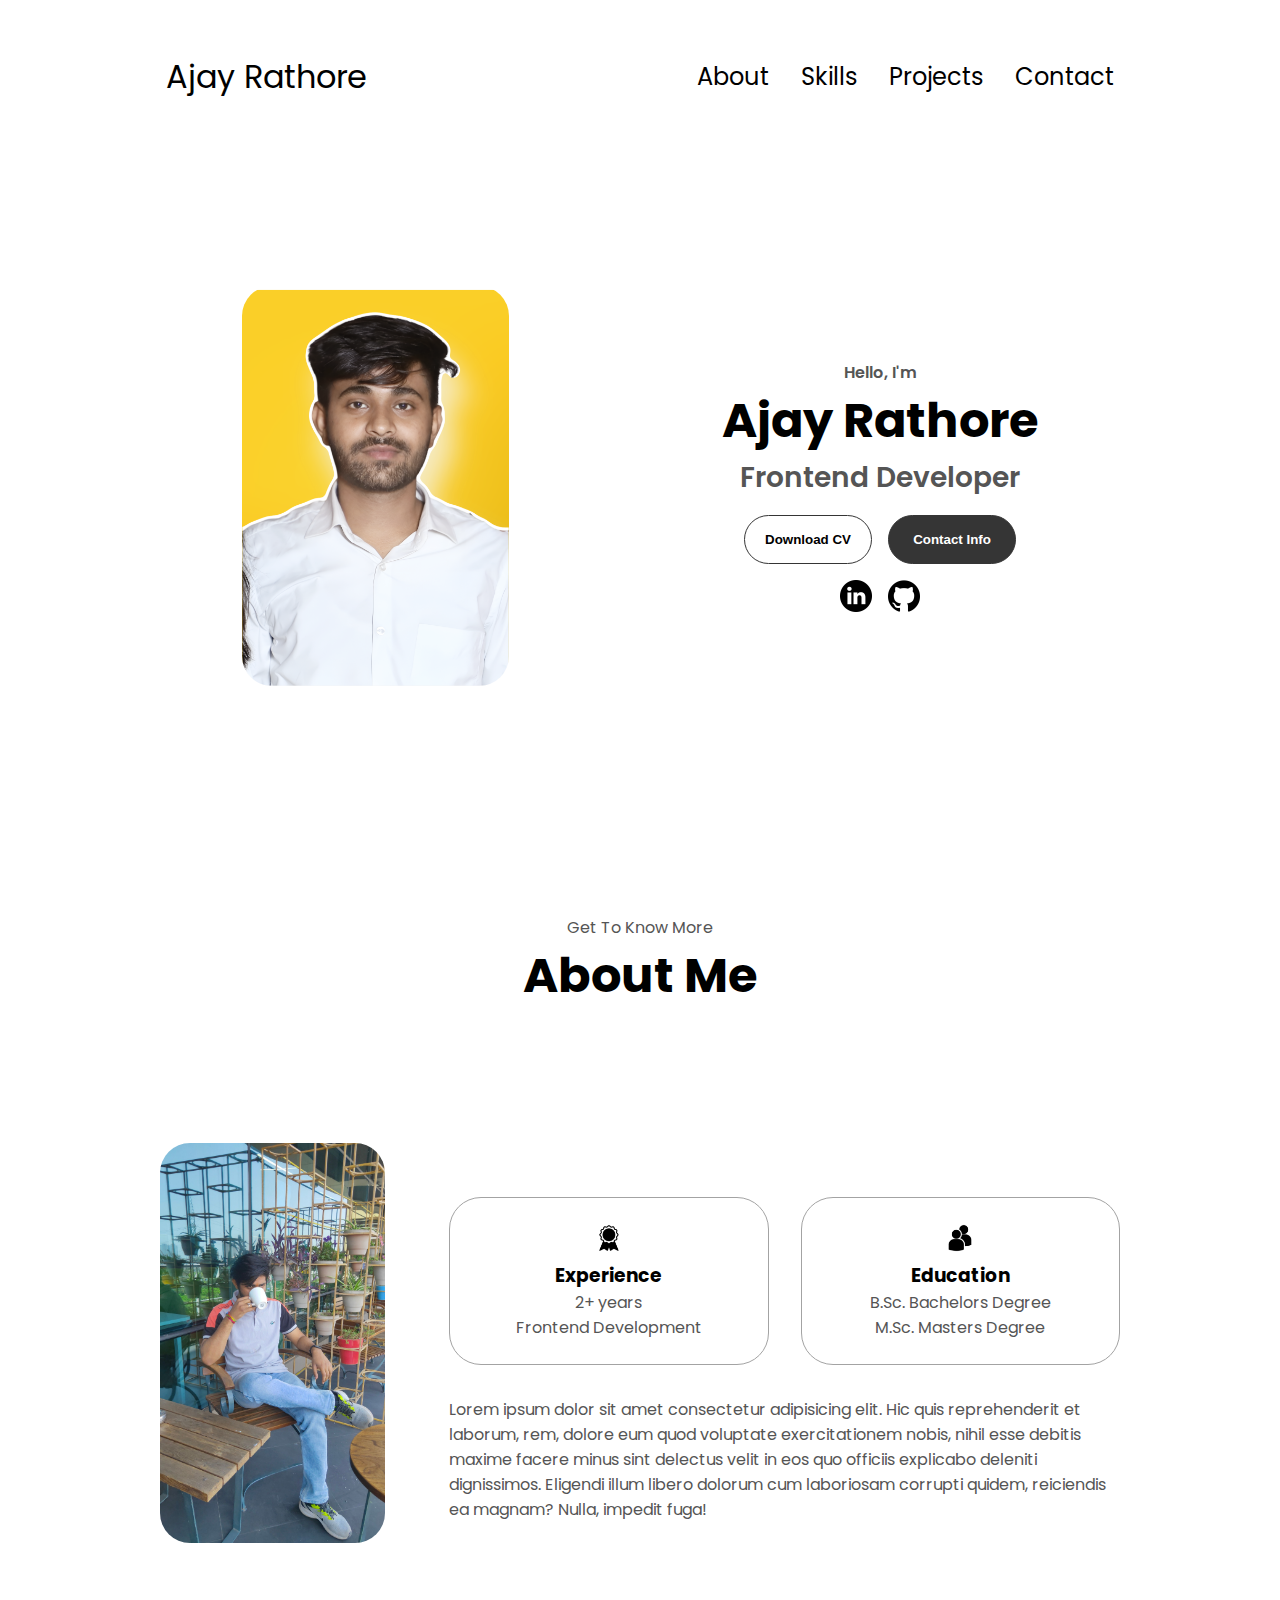
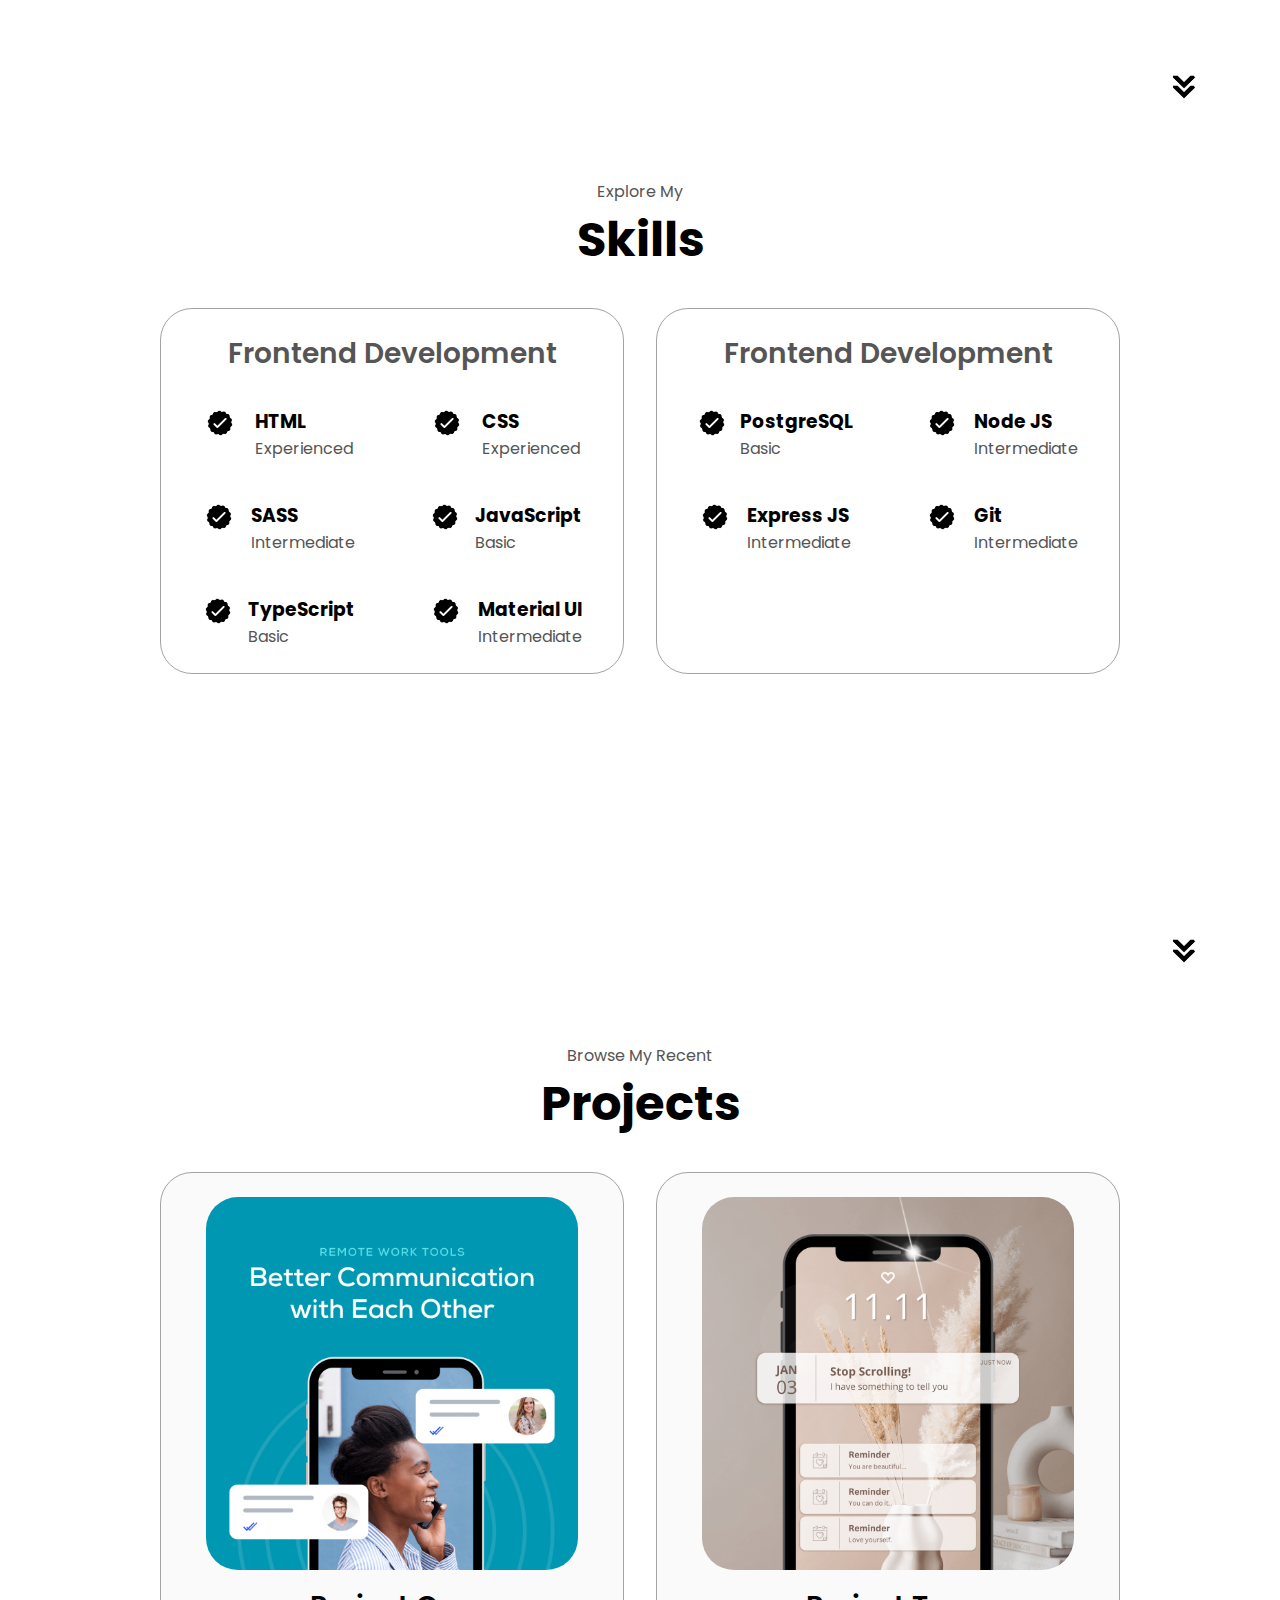
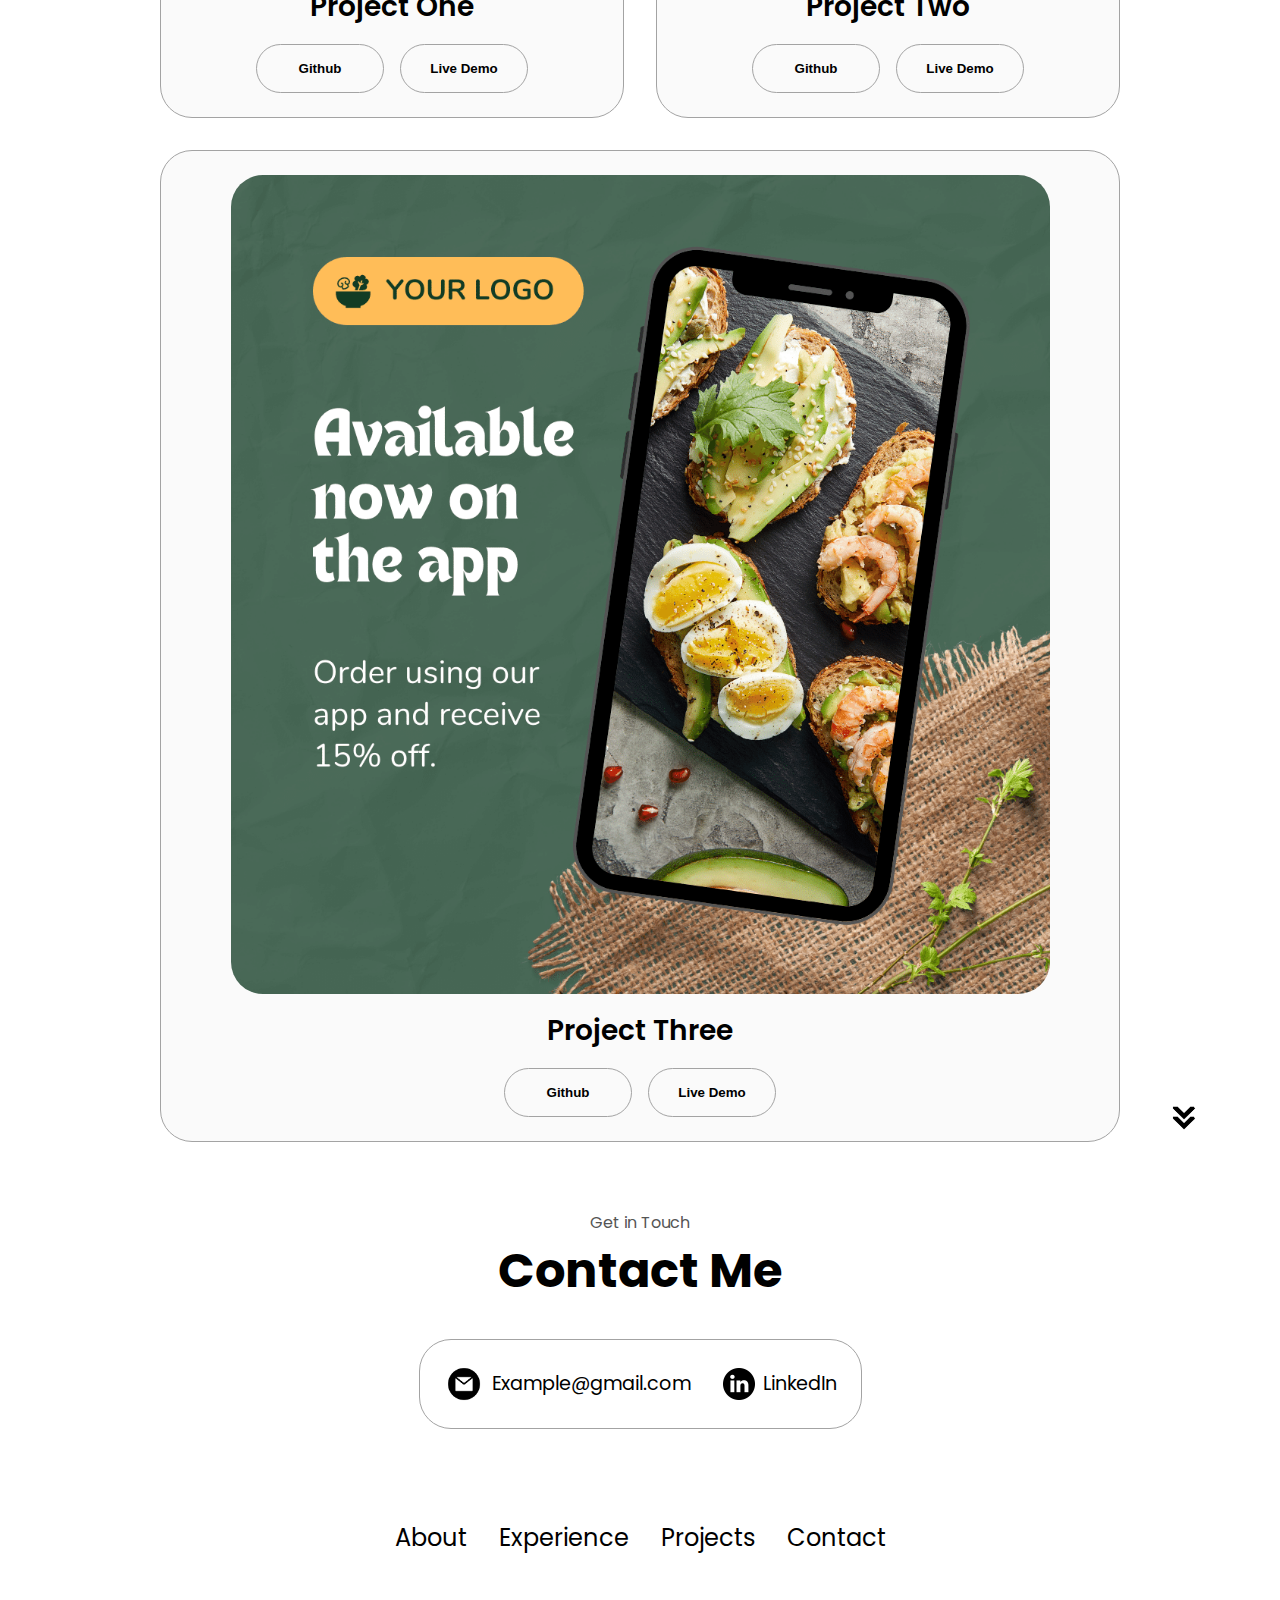
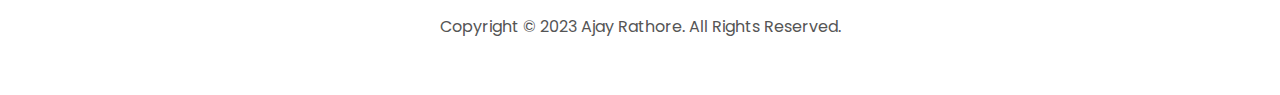
<file: index.html>
<!DOCTYPE html>
<html lang="en">
  <head>
    <meta charset="UTF-8" />
    <meta http-equiv="X-UA-Compatible" content="IE=edge" />
    <meta name="viewport" content="width=device-width, initial-scale=1.0" />
    <title>My Portfolio</title>
    <link rel="stylesheet" href="style.css" />
    <link rel="stylesheet" href="mediaqueries.css" />
  </head>
  <body>
    <nav id="desktop-nav">
      <div class="logo">Ajay Rathore</div>
      <div>
        <ul class="nav-links">
          <li><a href="#about">About</a></li>
          <li><a href="#experience">Skills</a></li>
          <li><a href="#projects">Projects</a></li>
          <li><a href="#contact">Contact</a></li>
        </ul>
      </div>
    </nav>
    <nav id="hamburger-nav">
      <div class="logo">Ajay Rathore</div>
      <div class="hamburger-menu">
        <div class="hamburger-icon" onclick="toggleMenu()">
          <span></span>
          <span></span>
          <span></span>
        </div>
        <div class="menu-links">
          <li><a href="#about" onclick="toggleMenu()">About</a></li>
          <li><a href="#experience" onclick="toggleMenu()">Skills</a></li>
          <li><a href="#projects" onclick="toggleMenu()">Projects</a></li>
          <li><a href="#contact" onclick="toggleMenu()">Contact</a></li>
        </div>
      </div>
    </nav>
    <section id="profile">
      <div class="section__pic-container">
        <img src="./assets/ajay.png" alt="Ajay Rathore profile picture" />
      </div>
      <div class="section__text">
        <p class="section__text__p1">Hello, I'm</p>
        <h1 class="title">Ajay Rathore</h1>
        <p class="section__text__p2">Frontend Developer</p>
        <div class="btn-container">
          <button
            class="btn btn-color-2"
            onclick="window.open('./assets/resume-example.pdf')"
          >
            Download CV
          </button>
          <button class="btn btn-color-1" onclick="location.href='./#contact'">
            Contact Info
          </button>
        </div>
        <div id="socials-container">
          <img
            src="./assets/linkedin.png"
            alt="My LinkedIn profile"
            class="icon"
            onclick="location.href='https://linkedin.com/'"
          />
          <img
            src="./assets/github.png"
            alt="My Github profile"
            class="icon"
            onclick="location.href='https://github.com/'"
          />
        </div>
      </div>
    </section>
    <section id="about">
      <p class="section__text__p1">Get To Know More</p>
      <h1 class="title">About Me</h1>
      <div class="section-container">
        <div class="section__pic-container">
          <img
            src="./assets/ajay-normal.jpg"
            alt="Profile picture"
            class="about-pic"
          />
        </div>
        <div class="about-details-container">
          <div class="about-containers">
            <div class="details-container">
              <img
                src="./assets/experience.png"
                alt="Experience icon"
                class="icon"
              />
              <h3>Experience</h3>
              <p>2+ years <br />Frontend Development</p>
            </div>
            <div class="details-container">
              <img
                src="./assets/education.png"
                alt="Education icon"
                class="icon"
              />
              <h3>Education</h3>
              <p>B.Sc. Bachelors Degree<br />M.Sc. Masters Degree</p>
            </div>
          </div>
          <div class="text-container">
            <p>
              Lorem ipsum dolor sit amet consectetur adipisicing elit. Hic quis
              reprehenderit et laborum, rem, dolore eum quod voluptate
              exercitationem nobis, nihil esse debitis maxime facere minus sint
              delectus velit in eos quo officiis explicabo deleniti dignissimos.
              Eligendi illum libero dolorum cum laboriosam corrupti quidem,
              reiciendis ea magnam? Nulla, impedit fuga!
            </p>
          </div>
        </div>
      </div>
      <img
        src="./assets/arrow.png"
        alt="Arrow icon"
        class="icon arrow"
        onclick="location.href='./#experience'"
      />
    </section>
    <section id="experience">
      <p class="section__text__p1">Explore My</p>
      <h1 class="title">Skills</h1>
      <div class="experience-details-container">
        <div class="about-containers">
          <div class="details-container">
            <h2 class="experience-sub-title">Frontend Development</h2>
            <div class="article-container">
              <article>
                <img
                  src="./assets/checkmark.png"
                  alt="Experience icon"
                  class="icon"
                />
                <div>
                  <h3>HTML</h3>
                  <p>Experienced</p>
                </div>
              </article>
              <article>
                <img
                  src="./assets/checkmark.png"
                  alt="Experience icon"
                  class="icon"
                />
                <div>
                  <h3>CSS</h3>
                  <p>Experienced</p>
                </div>
              </article>
              <article>
                <img
                  src="./assets/checkmark.png"
                  alt="Experience icon"
                  class="icon"
                />
                <div>
                  <h3>SASS</h3>
                  <p>Intermediate</p>
                </div>
              </article>
              <article>
                <img
                  src="./assets/checkmark.png"
                  alt="Experience icon"
                  class="icon"
                />
                <div>
                  <h3>JavaScript</h3>
                  <p>Basic</p>
                </div>
              </article>
              <article>
                <img
                  src="./assets/checkmark.png"
                  alt="Experience icon"
                  class="icon"
                />
                <div>
                  <h3>TypeScript</h3>
                  <p>Basic</p>
                </div>
              </article>
              <article>
                <img
                  src="./assets/checkmark.png"
                  alt="Experience icon"
                  class="icon"
                />
                <div>
                  <h3>Material UI</h3>
                  <p>Intermediate</p>
                </div>
              </article>
            </div>
          </div>
          <div class="details-container">
            <h2 class="experience-sub-title">Frontend Development</h2>
            <div class="article-container">
              <article>
                <img
                  src="./assets/checkmark.png"
                  alt="Experience icon"
                  class="icon"
                />
                <div>
                  <h3>PostgreSQL</h3>
                  <p>Basic</p>
                </div>
              </article>
              <article>
                <img
                  src="./assets/checkmark.png"
                  alt="Experience icon"
                  class="icon"
                />
                <div>
                  <h3>Node JS</h3>
                  <p>Intermediate</p>
                </div>
              </article>
              <article>
                <img
                  src="./assets/checkmark.png"
                  alt="Experience icon"
                  class="icon"
                />
                <div>
                  <h3>Express JS</h3>
                  <p>Intermediate</p>
                </div>
              </article>
              <article>
                <img
                  src="./assets/checkmark.png"
                  alt="Experience icon"
                  class="icon"
                />
                <div>
                  <h3>Git</h3>
                  <p>Intermediate</p>
                </div>
              </article>
            </div>
          </div>
        </div>
      </div>
      <img
        src="./assets/arrow.png"
        alt="Arrow icon"
        class="icon arrow"
        onclick="location.href='./#projects'"
      />
    </section>
    <section id="projects">
      <p class="section__text__p1">Browse My Recent</p>
      <h1 class="title">Projects</h1>
      <div class="experience-details-container">
        <div class="about-containers">
          <div class="details-container color-container">
            <div class="article-container">
              <img
                src="./assets/project-1.png"
                alt="Project 1"
                class="project-img"
              />
            </div>
            <h2 class="experience-sub-title project-title">Project One</h2>
            <div class="btn-container">
              <button
                class="btn btn-color-2 project-btn"
                onclick="location.href='https://github.com/'"
              >
                Github
              </button>
              <button
                class="btn btn-color-2 project-btn"
                onclick="location.href='https://github.com/'"
              >
                Live Demo
              </button>
            </div>
          </div>
          <div class="details-container color-container">
            <div class="article-container">
              <img
                src="./assets/project-2.png"
                alt="Project 2"
                class="project-img"
              />
            </div>
            <h2 class="experience-sub-title project-title">Project Two</h2>
            <div class="btn-container">
              <button
                class="btn btn-color-2 project-btn"
                onclick="location.href='https://github.com/'"
              >
                Github
              </button>
              <button
                class="btn btn-color-2 project-btn"
                onclick="location.href='https://github.com/'"
              >
                Live Demo
              </button>
            </div>
          </div>
          <div class="details-container color-container">
            <div class="article-container">
              <img
                src="./assets/project-3.png"
                alt="Project 3"
                class="project-img"
              />
            </div>
            <h2 class="experience-sub-title project-title">Project Three</h2>
            <div class="btn-container">
              <button
                class="btn btn-color-2 project-btn"
                onclick="location.href='https://github.com/'"
              >
                Github
              </button>
              <button
                class="btn btn-color-2 project-btn"
                onclick="location.href='https://github.com/'"
              >
                Live Demo
              </button>
            </div>
          </div>
        </div>
      </div>
      <img
        src="./assets/arrow.png"
        alt="Arrow icon"
        class="icon arrow"
        onclick="location.href='./#contact'"
      />
    </section>
    <section id="contact">
      <p class="section__text__p1">Get in Touch</p>
      <h1 class="title">Contact Me</h1>
      <div class="contact-info-upper-container">
        <div class="contact-info-container">
          <img
            src="./assets/email.png"
            alt="Email icon"
            class="icon contact-icon email-icon"
          />
          <p><a href="mailto:examplemail@gmail.com">Example@gmail.com</a></p>
        </div>
        <div class="contact-info-container">
          <img
            src="./assets/linkedin.png"
            alt="LinkedIn icon"
            class="icon contact-icon"
          />
          <p><a href="https://www.linkedin.com">LinkedIn</a></p>
        </div>
      </div>
    </section>
    <footer>
      <nav>
        <div class="nav-links-container">
          <ul class="nav-links">
            <li><a href="#about">About</a></li>
            <li><a href="#experience">Experience</a></li>
            <li><a href="#projects">Projects</a></li>
            <li><a href="#contact">Contact</a></li>
          </ul>
        </div>
      </nav>
      <p>Copyright &#169; 2023 Ajay Rathore. All Rights Reserved.</p>
    </footer>
    <script src="script.js"></script>
  </body>
</html>
</file>
<file: style.css>
/* GENERAL */

@import url("https://fonts.googleapis.com/css2?family=Poppins:wght@300;400;500;600&display=swap");

* {
  margin: 0;
  padding: 0;
}

body {
  font-family: "Poppins", sans-serif;
}

html {
  scroll-behavior: smooth;
}

p {
  color: rgb(85, 85, 85);
}

/* TRANSITION */

a,
.btn {
  transition: all 300ms ease;
}

/* DESKTOP NAV */

nav,
.nav-links {
  display: flex;
}

nav {
  justify-content: space-around;
  align-items: center;
  height: 17vh;
}

.nav-links {
  gap: 2rem;
  list-style: none;
  font-size: 1.5rem;
}

a {
  color: black;
  text-decoration: none;
  text-decoration-color: white;
}

a:hover {
  color: grey;
  text-decoration: underline;
  text-underline-offset: 1rem;
  text-decoration-color: rgb(181, 181, 181);
}

.logo {
  font-size: 2rem;
}

.logo:hover {
  cursor: default;
}

/* HAMBURGER MENU */

#hamburger-nav {
  display: none;
}

.hamburger-menu {
  position: relative;
  display: inline-block;
}

.hamburger-icon {
  display: flex;
  flex-direction: column;
  justify-content: space-between;
  height: 24px;
  width: 30px;
  cursor: pointer;
}

.hamburger-icon span {
  width: 100%;
  height: 2px;
  background-color: black;
  transition: all 0.3 ease-in-out;
}

.menu-links {
  position: absolute;
  top: 100%;
  right: 0;
  background-color: white;
  width: fit-content;
  max-height: 0;
  overflow: hidden;
  transition: all 0.3 ease-in-out;
}

.menu-links a {
  display: block;
  padding: 10px;
  text-align: center;
  font-size: 1.5rem;
  color: black;
  text-decoration: none;
  transition: all 0.3 ease-in-out;
}

.menu-links li {
  list-style: none;
}

.menu-links.open {
  max-height: 300px;
}

.hamburger-icon.open span:first-child {
  transform: rotate(45deg) translate(10px, 5px);
}

.hamburger-icon.open span:nth-child(2) {
  opacity: 0;
}

.hamburger-icon.open span:last-child {
  transform: rotate(-45deg) translate(10px, -5px);
}

.hamburger-icon span:first-child {
  transform: none;
}

.hamburger-icon span:first-child {
  opacity: 1;
}

.hamburger-icon span:first-child {
  transform: none;
}

/* SECTIONS */

section {
  padding-top: 4vh;
  height: 96vh;
  margin: 0 10rem;
  box-sizing: border-box;
  min-height: fit-content;
}

.section-container {
  display: flex;
}

/* PROFILE SECTION */

#profile {
  display: flex;
  justify-content: center;
  gap: 5rem;
  height: 80vh;
}

.section__pic-container {
  display: flex;
  height: 400px;
  width: 400px;
  margin: auto 0;
  
}

.section__pic-container img{
  border-radius: 30px;
}
  

.section__text {
  align-self: center;
  text-align: center;
}

.section__text p {
  font-weight: 600;
}

.section__text__p1 {
  text-align: center;
}

.section__text__p2 {
  font-size: 1.75rem;
  margin-bottom: 1rem;
}

.title {
  font-size: 3rem;
  text-align: center;
}

#socials-container {
  display: flex;
  justify-content: center;
  margin-top: 1rem;
  gap: 1rem;
}

/* ICONS */

.icon {
  cursor: pointer;
  height: 2rem;
}

/* BUTTONS */

.btn-container {
  display: flex;
  justify-content: center;
  gap: 1rem;
}

.btn {
  font-weight: 600;
  transition: all 300ms ease;
  padding: 1rem;
  width: 8rem;
  border-radius: 2rem;
}

.btn-color-1,
.btn-color-2 {
  border: rgb(53, 53, 53) 0.1rem solid;
}

.btn-color-1:hover,
.btn-color-2:hover {
  cursor: pointer;
}

.btn-color-1,
.btn-color-2:hover {
  background: rgb(53, 53, 53);
  color: white;
}

.btn-color-1:hover {
  background: rgb(0, 0, 0);
}

.btn-color-2 {
  background: none;
}

.btn-color-2:hover {
  border: rgb(255, 255, 255) 0.1rem solid;
}

.btn-container {
  gap: 1rem;
}

/* ABOUT SECTION */

#about {
  position: relative;
}

.about-containers {
  gap: 2rem;
  margin-bottom: 2rem;
  margin-top: 2rem;
}

.about-details-container {
  justify-content: center;
  flex-direction: column;
}

.about-containers,
.about-details-container {
  display: flex;
}

.about-pic {
  border-radius: 1rem;
  
}

.arrow {
  position: absolute;
  right: -5rem;
  bottom: 2.5rem;
}

.details-container {
  padding: 1.5rem;
  flex: 1;
  background: white;
  border-radius: 2rem;
  border: rgb(53, 53, 53) 0.1rem solid;
  border-color: rgb(163, 163, 163);
  text-align: center;
}

.section-container {
  gap: 4rem;
  height: 80%;
}

.section__pic-container {
  height: 400px;
  width: 400px;
  margin: auto 0;
}

/* EXPERIENCE SECTION */

#experience {
  position: relative;
}

.experience-sub-title {
  color: rgb(85, 85, 85);
  font-weight: 600;
  font-size: 1.75rem;
  margin-bottom: 2rem;
}

.experience-details-container {
  display: flex;
  justify-content: center;
  flex-direction: column;
}

.article-container {
  display: flex;
  text-align: initial;
  flex-wrap: wrap;
  flex-direction: row;
  gap: 2.5rem;
  justify-content: space-around;
}

article {
  display: flex;
  width: 10rem;
  justify-content: space-around;
  gap: 0.5rem;
}

article .icon {
  cursor: default;
}

/* PROJECTS SECTION */

#projects {
  position: relative;
}

.color-container {
  border-color: rgb(163, 163, 163);
  background: rgb(250, 250, 250);
}

.project-img {
  border-radius: 2rem;
  width: 90%;
  height: 90%;
}

.project-title {
  margin: 1rem;
  color: black;
}

.project-btn {
  color: black;
  border-color: rgb(163, 163, 163);
}

/* CONTACT */

#contact {
  display: flex;
  justify-content: center;
  flex-direction: column;
  height: 70vh;
}

.contact-info-upper-container {
  display: flex;
  justify-content: center;
  border-radius: 2rem;
  border: rgb(53, 53, 53) 0.1rem solid;
  border-color: rgb(163, 163, 163);
  background: (250, 250, 250);
  margin: 2rem auto;
  padding: 0.5rem;
}

.contact-info-container {
  display: flex;
  align-items: center;
  justify-content: center;
  gap: 0.5rem;
  margin: 1rem;
}

.contact-info-container p {
  font-size: larger;
}

.contact-icon {
  cursor: default;
}

.email-icon {
  height: 2.5rem;
}

/* FOOTER SECTION */

footer {
  height: 26vh;
  margin: 0 1rem;
}

footer p {
  text-align: center;
}
</file>
<file: mediaqueries.css>
@media screen and (max-width: 1400px) {
  #profile {
    height: 70vh;
    margin-bottom: 6rem;
  }
  .about-containers {
    flex-wrap: wrap;
  }
  #contact,
  #projects {
    height: fit-content;
  }
}

@media screen and (max-width: 1000px) {
  #desktop-nav {
    display: none;
  }
  #hamburger-nav {
    display: flex;
  }
  #experience,
  .experience-details-container {
    margin-top: 2rem;
  }
  #profile,
  .section-container {
    display: block;
  }
  .arrow {
    display: none;
  }
  section,
  .section-container {
    height: fit-content;
  }
  section {
    margin: 0 5%;
  }
  .section__pic-container {
    display: flex;
    width: 275px;
    height: 275px;
    margin: 0 auto 2rem;
    
    justify-content: space-around;
    /* border: 25px; */
   
  }

  .section__pic-container img{
    width: 90%;
  }

  
  .about-containers {
    margin-top: 0;
  }
}

@media screen and (max-width: 600px) {
  #contact,
  footer {
    height: 40vh;
  }
  #profile {
    height: 73vh;
    margin-bottom: 0;
  }
  article {
    font-size: 1rem;
  }
  footer nav {
    height: fit-content;
    margin-bottom: 2rem;
  }
  .about-containers,
  .contact-info-upper-container,
  .btn-container {
    flex-wrap: wrap;
  }
  .contact-info-container {
    margin: 0;
  }
  .contact-info-container p,
  .nav-links li a {
    font-size: 1rem;
  }
  .experience-sub-title {
    font-size: 1.25rem;
  }
  .logo {
    font-size: 1.5rem;
  }
  .nav-links {
    flex-direction: column;
    gap: 0.5rem;
    text-align: center;
  }
  .section__pic-container {
    display: flex;
    
    width: auto;
    height: 46vw;
    justify-content: space-around;
  }

  .section__pic-container img{
    width: 70%;
  }
  
  .section__text__p2 {
    font-size: 1.25rem;
  }
  .title {
    font-size: 2rem;
  }
  .text-container {
    text-align: justify;
  }
}
</file>
